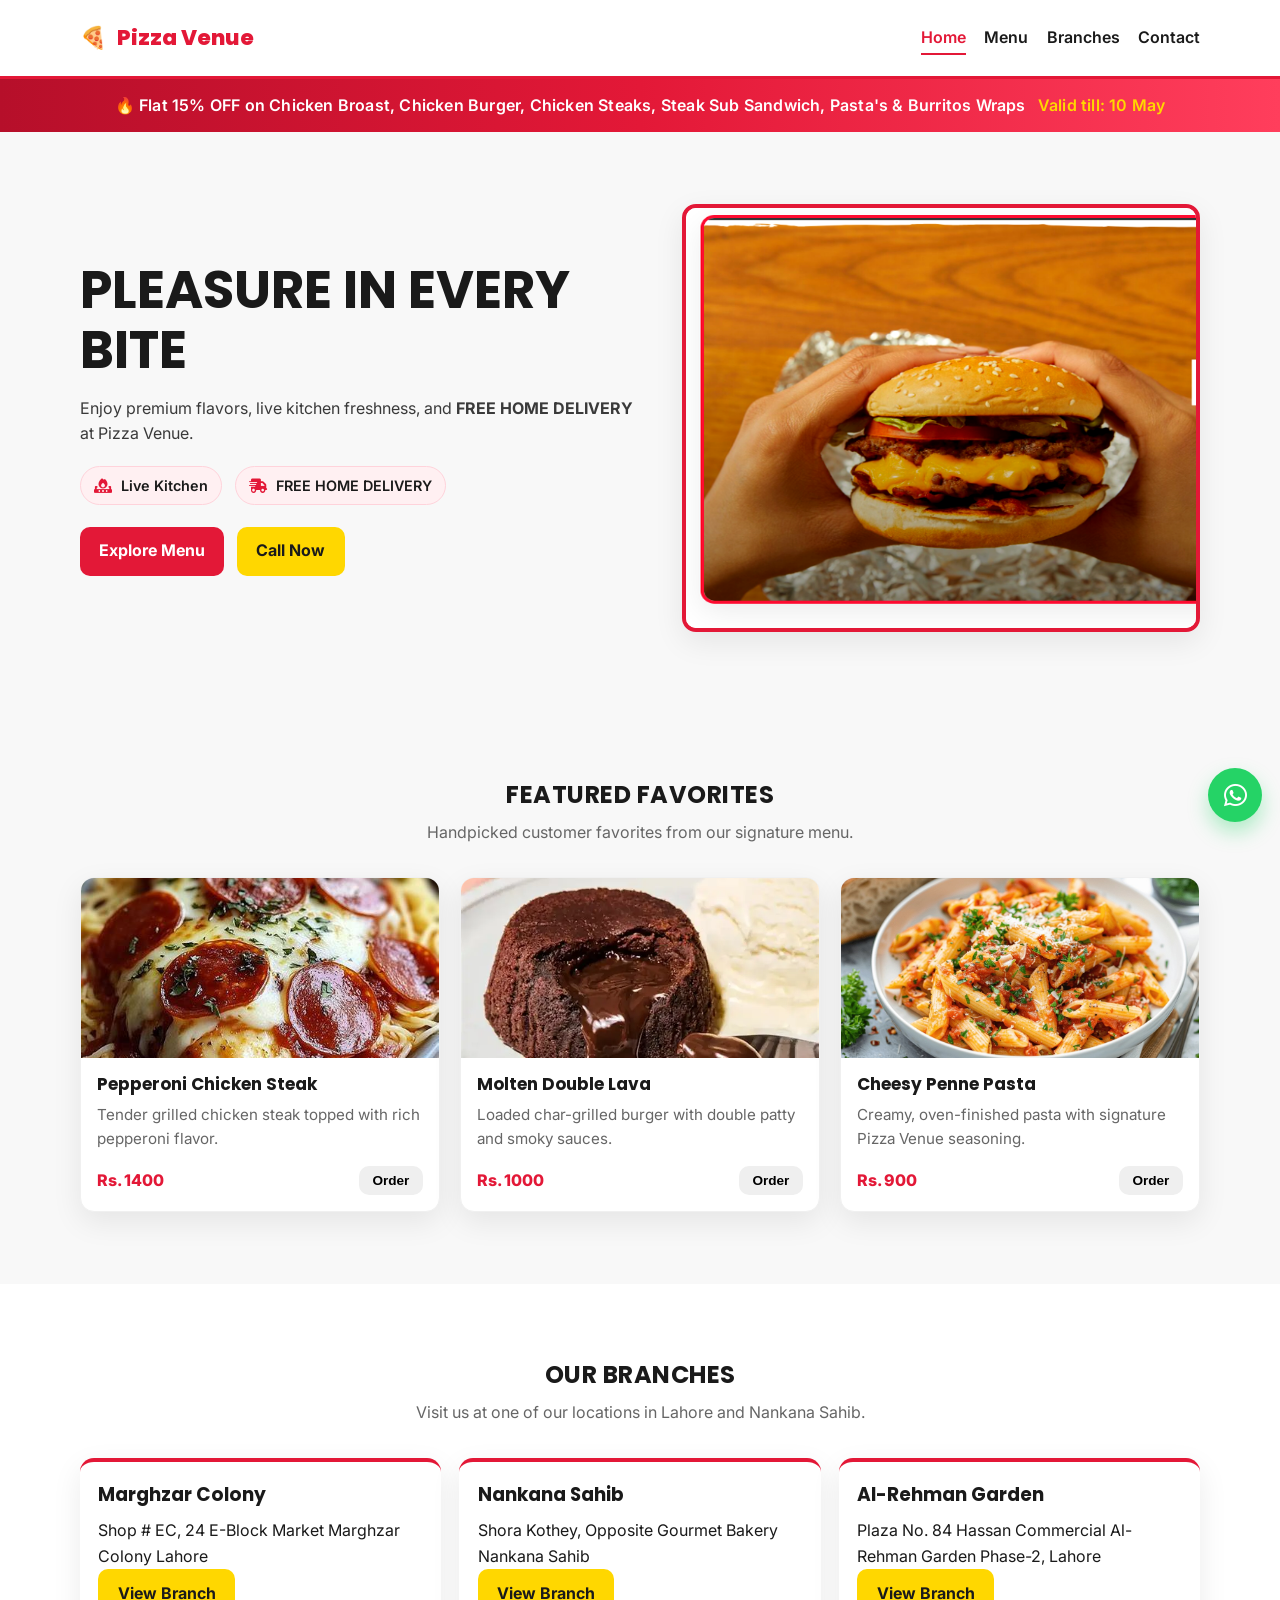
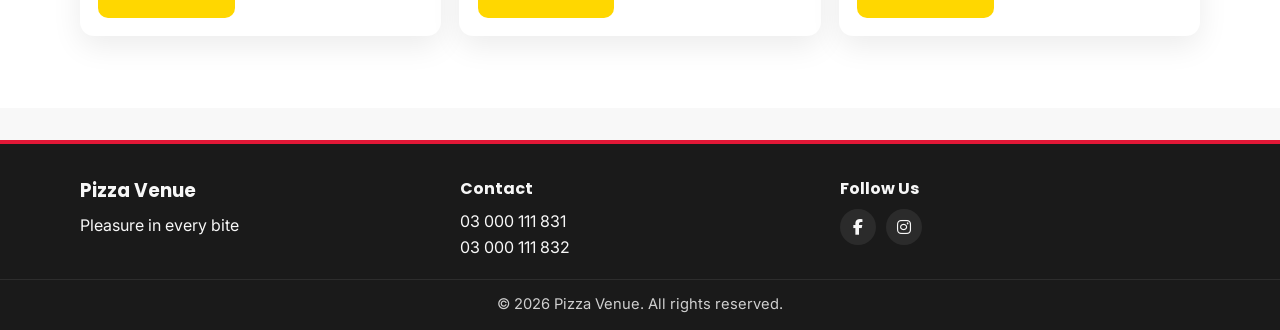
<file: index.html>
<!DOCTYPE html>
<html lang="en">
<head>
  <meta charset="UTF-8">
  <meta name="viewport" content="width=device-width, initial-scale=1.0">
  <meta name="description" content="Pizza Venue - Pleasure in every bite. Live kitchen and free home delivery.">
  <title>Pizza Venue | Home</title>
  <link rel="preconnect" href="https://fonts.googleapis.com">
  <link rel="preconnect" href="https://fonts.gstatic.com" crossorigin>
  <link href="https://fonts.googleapis.com/css2?family=Inter:wght@400;500;600;700&family=Poppins:wght@500;600;700;800&display=swap" rel="stylesheet">
  <link rel="stylesheet" href="https://cdnjs.cloudflare.com/ajax/libs/font-awesome/6.5.2/css/all.min.css">
  <link rel="stylesheet" href="css/style.css">
</head>
<body>
  <header class="site-header">
    <nav class="navbar container">
      <a href="index.html" class="logo">
        <span class="logo-mark">🍕</span> Pizza Venue
      </a>
      <button class="menu-toggle" aria-label="Toggle Menu">
        <i class="fa-solid fa-bars"></i>
      </button>
      <ul class="nav-links">
        <li><a href="index.html" class="nav-link">Home</a></li>
        <li><a href="menu.html" class="nav-link">Menu</a></li>
        <li><a href="branches.html" class="nav-link">Branches</a></li>
        <li><a href="branches.html#contact" class="nav-link">Contact</a></li>
      </ul>
    </nav>
  </header>

  <section class="promo-banner">
    <div class="container">
      <p>
        🔥 Flat 15% OFF on Chicken Broast, Chicken Burger, Chicken Steaks, Steak Sub Sandwich, Pasta's &amp; Burritos Wraps
        <span>Valid till: 10 May</span>
      </p>
    </div>
  </section>

  <main>
    <section class="hero section">
      <div class="container hero-grid">
        <div class="hero-content">
          <h1>Pleasure in every bite</h1>
          <p>Enjoy premium flavors, live kitchen freshness, and <strong>FREE HOME DELIVERY</strong> at Pizza Venue.</p>
          <div class="hero-features">
            <span><i class="fa-solid fa-fire-burner"></i> Live Kitchen</span>
            <span><i class="fa-solid fa-truck-fast"></i> FREE HOME DELIVERY</span>
          </div>
          <div class="hero-cta">
            <a href="menu.html" class="btn btn-primary">Explore Menu</a>
            <a href="tel:03000111831" class="btn btn-secondary">Call Now</a>
          </div>
        </div>
        <div class="hero-visual card">
          <img class="hero-featured-img" src="images/featured-burger.png" alt="Pizza Venue Featured Burger">
        </div>
      </div>
    </section>

    <section class="section">
      <div class="container">
        <div class="section-title">
          <h2>Featured Favorites</h2>
          <p>Handpicked customer favorites from our signature menu.</p>
        </div>
        <div class="menu-grid">
          <article class="menu-card">
            <img src="images/steak-real.png" alt="Pepperoni Chicken Steak">
            <div class="menu-card-content">
              <h3>Pepperoni Chicken Steak</h3>
              <p>Tender grilled chicken steak topped with rich pepperoni flavor.</p>
              <div class="menu-meta">
                <span>Rs. 1400</span>
                <button class="btn btn-small order-btn">Order</button>
              </div>
            </div>
          </article>
          <article class="menu-card">
            <img src="images/molten-double-lava.png" alt="Molten Double Lava Burger">
            <div class="menu-card-content">
              <h3>Molten Double Lava</h3>
              <p>Loaded char-grilled burger with double patty and smoky sauces.</p>
              <div class="menu-meta">
                <span>Rs. 1000</span>
                <button class="btn btn-small order-btn">Order</button>
              </div>
            </div>
          </article>
          <article class="menu-card">
            <img src="images/cheesy-penne-pasta.png" alt="Cheesy Penne Pasta">
            <div class="menu-card-content">
              <h3>Cheesy Penne Pasta</h3>
              <p>Creamy, oven-finished pasta with signature Pizza Venue seasoning.</p>
              <div class="menu-meta">
                <span>Rs. 900</span>
                <button class="btn btn-small order-btn">Order</button>
              </div>
            </div>
          </article>
        </div>
      </div>
    </section>

    <section class="section section-alt">
      <div class="container">
        <div class="section-title">
          <h2>Our Branches</h2>
          <p>Visit us at one of our locations in Lahore and Nankana Sahib.</p>
        </div>
        <div class="branch-preview-grid">
          <article class="card branch-preview-card">
            <h3>Marghzar Colony</h3>
            <p>Shop # EC, 24 E-Block Market Marghzar Colony Lahore</p>
            <a href="branches.html" class="btn btn-secondary">View Branch</a>
          </article>
          <article class="card branch-preview-card">
            <h3>Nankana Sahib</h3>
            <p>Shora Kothey, Opposite Gourmet Bakery Nankana Sahib</p>
            <a href="branches.html" class="btn btn-secondary">View Branch</a>
          </article>
          <article class="card branch-preview-card">
            <h3>Al-Rehman Garden</h3>
            <p>Plaza No. 84 Hassan Commercial Al-Rehman Garden Phase-2, Lahore</p>
            <a href="branches.html" class="btn btn-secondary">View Branch</a>
          </article>
        </div>
      </div>
    </section>
  </main>

  <footer class="site-footer">
    <div class="container footer-grid">
      <div>
        <h3>Pizza Venue</h3>
        <p>Pleasure in every bite</p>
      </div>
      <div>
        <h4>Contact</h4>
        <p><a href="tel:03000111831">03 000 111 831</a></p>
        <p><a href="tel:03000111832">03 000 111 832</a></p>
      </div>
      <div>
        <h4>Follow Us</h4>
        <div class="social-links">
          <a href="https://www.facebook.com/PizzaVenueLahore/" target="_blank" rel="noopener noreferrer" aria-label="Facebook"><i class="fa-brands fa-facebook-f"></i></a>
          <a href="https://www.instagram.com/pizzavenuelahore/" target="_blank" rel="noopener noreferrer" aria-label="Instagram"><i class="fa-brands fa-instagram"></i></a>
        </div>
      </div>
    </div>
    <p class="copyright">© 2026 Pizza Venue. All rights reserved.</p>
  </footer>

  <a class="whatsapp-float" href="https://wa.me/923000111831" target="_blank" rel="noopener noreferrer" aria-label="Chat on WhatsApp">
    <i class="fa-brands fa-whatsapp"></i>
  </a>
  <button id="backToTop" class="back-to-top" aria-label="Back to top"><i class="fa-solid fa-arrow-up"></i></button>

  <script src="js/main.js"></script>
</body>
</html>
</file>
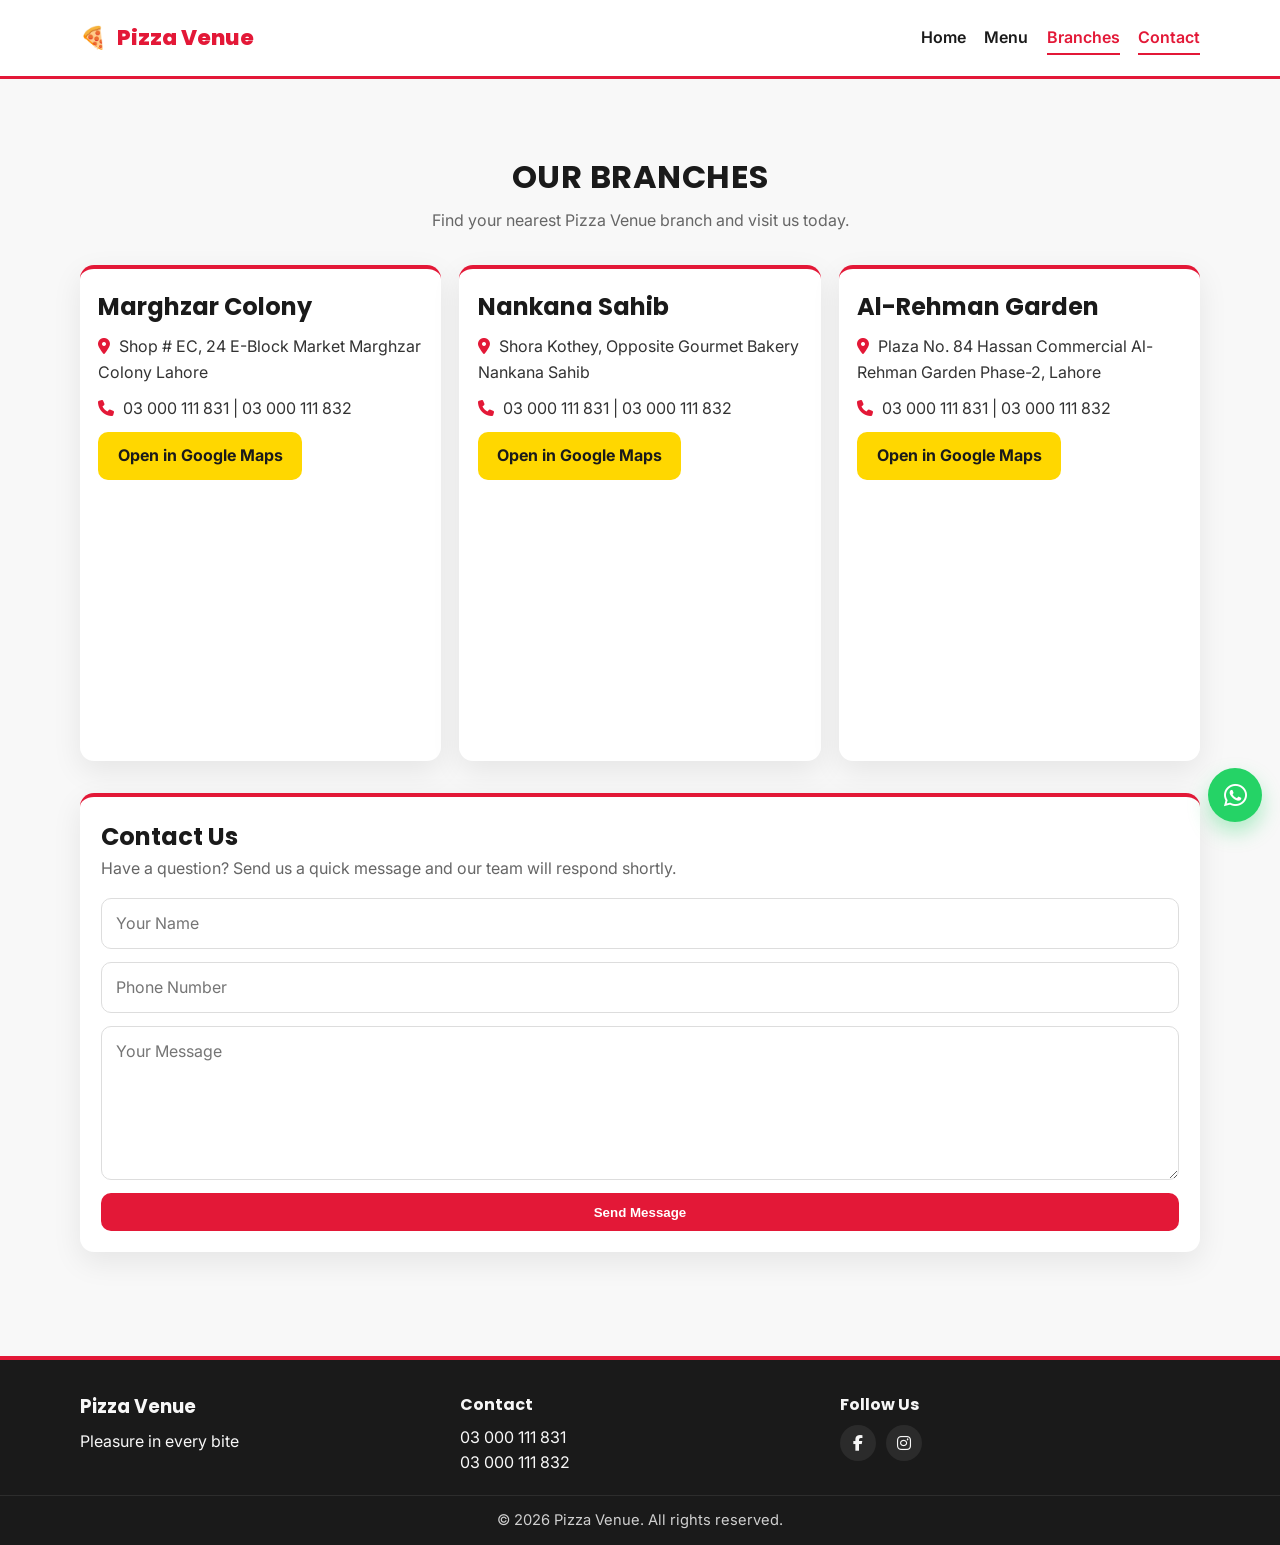
<file: branches.html>
<!DOCTYPE html>
<html lang="en">
<head>
  <meta charset="UTF-8">
  <meta name="viewport" content="width=device-width, initial-scale=1.0">
  <meta name="description" content="Pizza Venue branches in Marghzar Colony, Nankana Sahib and Al-Rehman Garden.">
  <title>Pizza Venue | Branches</title>
  <link rel="preconnect" href="https://fonts.googleapis.com">
  <link rel="preconnect" href="https://fonts.gstatic.com" crossorigin>
  <link href="https://fonts.googleapis.com/css2?family=Inter:wght@400;500;600;700&family=Poppins:wght@500;600;700;800&display=swap" rel="stylesheet">
  <link rel="stylesheet" href="https://cdnjs.cloudflare.com/ajax/libs/font-awesome/6.5.2/css/all.min.css">
  <link rel="stylesheet" href="css/style.css">
</head>
<body>
  <header class="site-header">
    <nav class="navbar container">
      <a href="index.html" class="logo"><span class="logo-mark">🍕</span> Pizza Venue</a>
      <button class="menu-toggle" aria-label="Toggle Menu"><i class="fa-solid fa-bars"></i></button>
      <ul class="nav-links">
        <li><a href="index.html" class="nav-link">Home</a></li>
        <li><a href="menu.html" class="nav-link">Menu</a></li>
        <li><a href="branches.html" class="nav-link">Branches</a></li>
        <li><a href="#contact" class="nav-link">Contact</a></li>
      </ul>
    </nav>
  </header>

  <main class="section">
    <div class="container">
      <div class="section-title">
        <h1>Our Branches</h1>
        <p>Find your nearest Pizza Venue branch and visit us today.</p>
      </div>

      <div class="branch-grid">
        <article class="branch-card card">
          <h2>Marghzar Colony</h2>
          <p><i class="fa-solid fa-location-dot"></i> Shop # EC, 24 E-Block Market Marghzar Colony Lahore</p>
          <p><i class="fa-solid fa-phone"></i> <a href="tel:03000111831">03 000 111 831</a> | <a href="tel:03000111832">03 000 111 832</a></p>
          <a class="btn btn-secondary" href="https://maps.google.com/?q=Marghzar+Colony+Lahore+E+Block+Market" target="_blank" rel="noopener noreferrer">Open in Google Maps</a>
          <iframe src="https://maps.google.com/maps?q=Marghzar%20Colony%20Lahore%20E%20Block%20Market&t=&z=13&ie=UTF8&iwloc=&output=embed" loading="lazy" allowfullscreen title="Marghzar Colony Map"></iframe>
        </article>

        <article class="branch-card card">
          <h2>Nankana Sahib</h2>
          <p><i class="fa-solid fa-location-dot"></i> Shora Kothey, Opposite Gourmet Bakery Nankana Sahib</p>
          <p><i class="fa-solid fa-phone"></i> <a href="tel:03000111831">03 000 111 831</a> | <a href="tel:03000111832">03 000 111 832</a></p>
          <a class="btn btn-secondary" href="https://maps.google.com/?q=Shora+Kothey+Opposite+Gourmet+Bakery+Nankana+Sahib" target="_blank" rel="noopener noreferrer">Open in Google Maps</a>
          <iframe src="https://maps.google.com/maps?q=Shora%20Kothey%20Opposite%20Gourmet%20Bakery%20Nankana%20Sahib&t=&z=13&ie=UTF8&iwloc=&output=embed" loading="lazy" allowfullscreen title="Nankana Sahib Map"></iframe>
        </article>

        <article class="branch-card card">
          <h2>Al-Rehman Garden</h2>
          <p><i class="fa-solid fa-location-dot"></i> Plaza No. 84 Hassan Commercial Al-Rehman Garden Phase-2, Lahore</p>
          <p><i class="fa-solid fa-phone"></i> <a href="tel:03000111831">03 000 111 831</a> | <a href="tel:03000111832">03 000 111 832</a></p>
          <a class="btn btn-secondary" href="https://maps.google.com/?q=Al-Rehman+Garden+Phase+2+Lahore+Plaza+84" target="_blank" rel="noopener noreferrer">Open in Google Maps</a>
          <iframe src="https://maps.google.com/maps?q=Al-Rehman%20Garden%20Phase%202%20Lahore%20Plaza%2084&t=&z=13&ie=UTF8&iwloc=&output=embed" loading="lazy" allowfullscreen title="Al-Rehman Garden Map"></iframe>
        </article>
      </div>

      <section id="contact" class="contact-section card">
        <h2>Contact Us</h2>
        <p>Have a question? Send us a quick message and our team will respond shortly.</p>
        <form id="contactForm" class="contact-form">
          <input type="text" name="name" placeholder="Your Name" required>
          <input type="tel" name="phone" placeholder="Phone Number" required>
          <textarea name="message" rows="5" placeholder="Your Message" required></textarea>
          <button type="submit" class="btn btn-primary">Send Message</button>
        </form>
      </section>
    </div>
  </main>

  <footer class="site-footer">
    <div class="container footer-grid">
      <div><h3>Pizza Venue</h3><p>Pleasure in every bite</p></div>
      <div><h4>Contact</h4><p><a href="tel:03000111831">03 000 111 831</a></p><p><a href="tel:03000111832">03 000 111 832</a></p></div>
      <div>
        <h4>Follow Us</h4>
        <div class="social-links">
          <a href="https://www.facebook.com/PizzaVenueLahore/" target="_blank" rel="noopener noreferrer"><i class="fa-brands fa-facebook-f"></i></a>
          <a href="https://www.instagram.com/pizzavenuelahore/" target="_blank" rel="noopener noreferrer"><i class="fa-brands fa-instagram"></i></a>
        </div>
      </div>
    </div>
    <p class="copyright">© 2026 Pizza Venue. All rights reserved.</p>
  </footer>

  <a class="whatsapp-float" href="https://wa.me/923000111831" target="_blank" rel="noopener noreferrer" aria-label="Chat on WhatsApp"><i class="fa-brands fa-whatsapp"></i></a>
  <button id="backToTop" class="back-to-top" aria-label="Back to top"><i class="fa-solid fa-arrow-up"></i></button>

  <script src="js/main.js"></script>
</body>
</html>
</file>
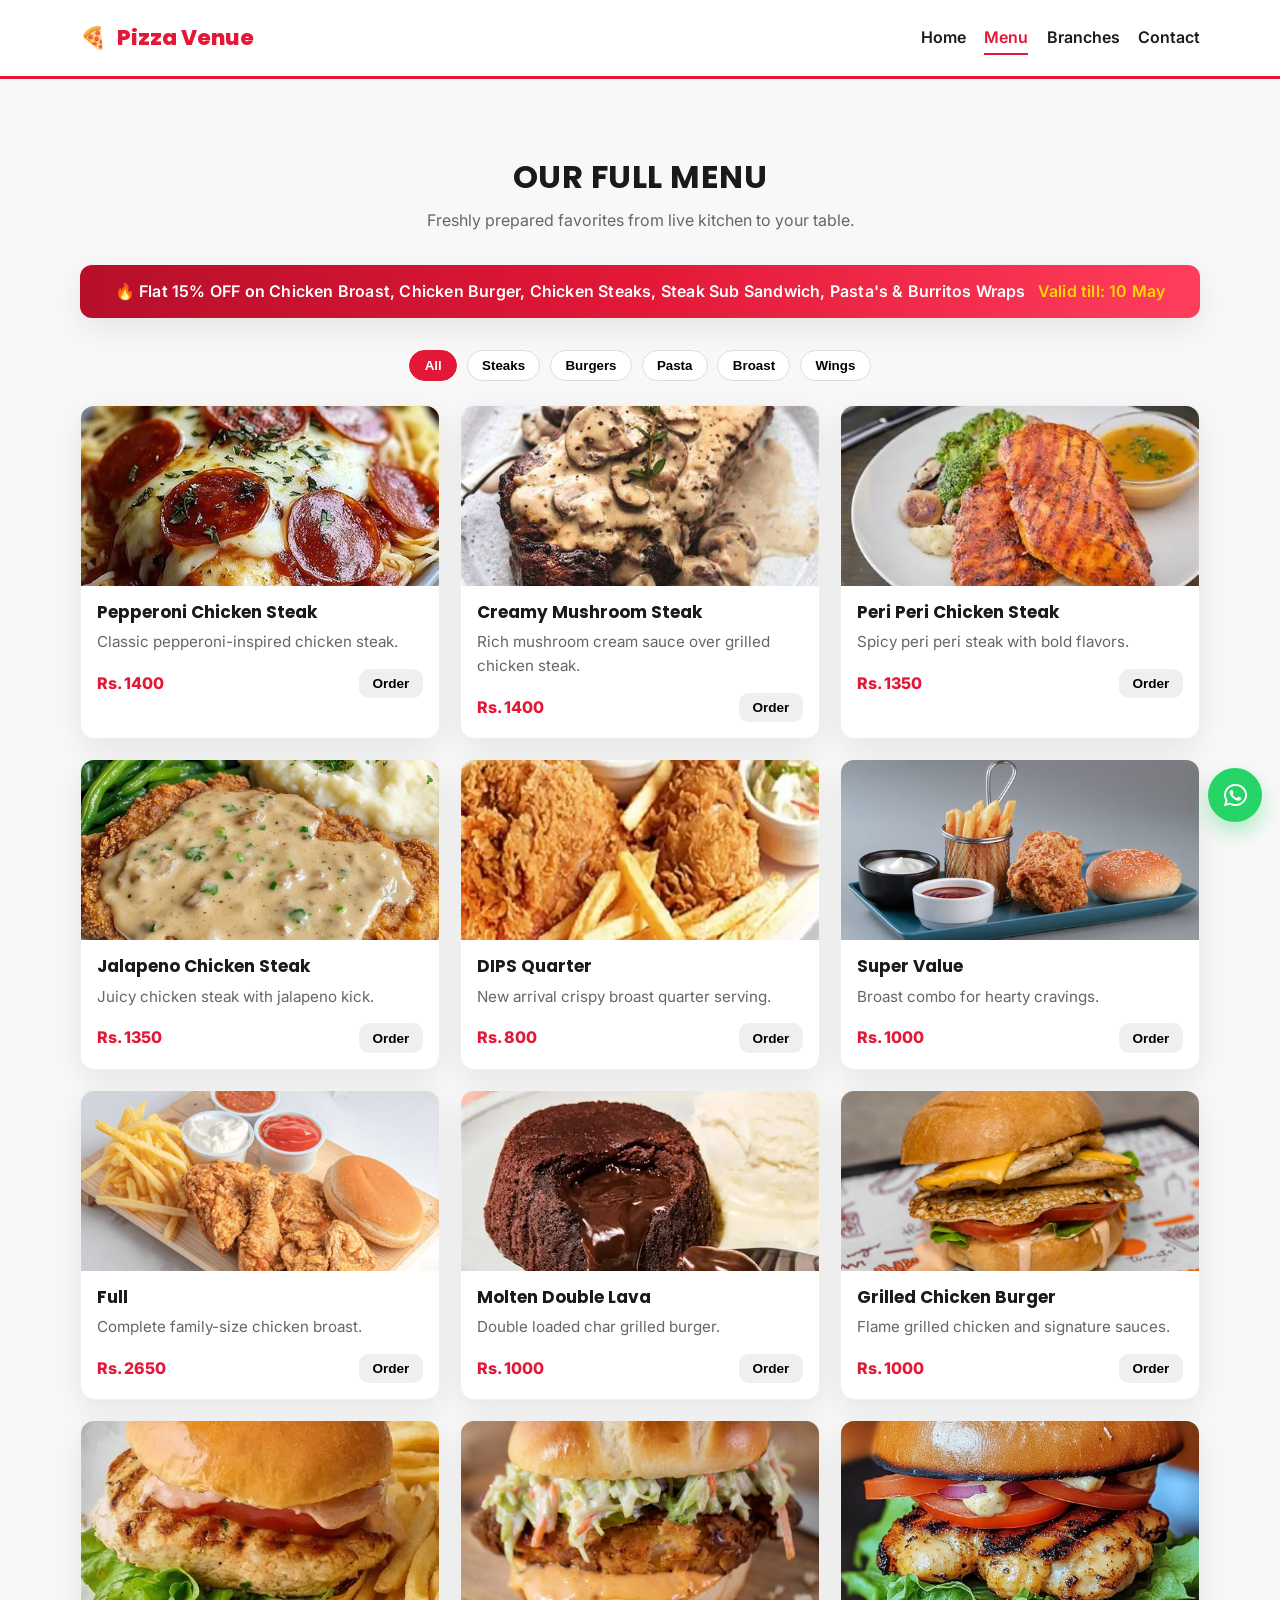
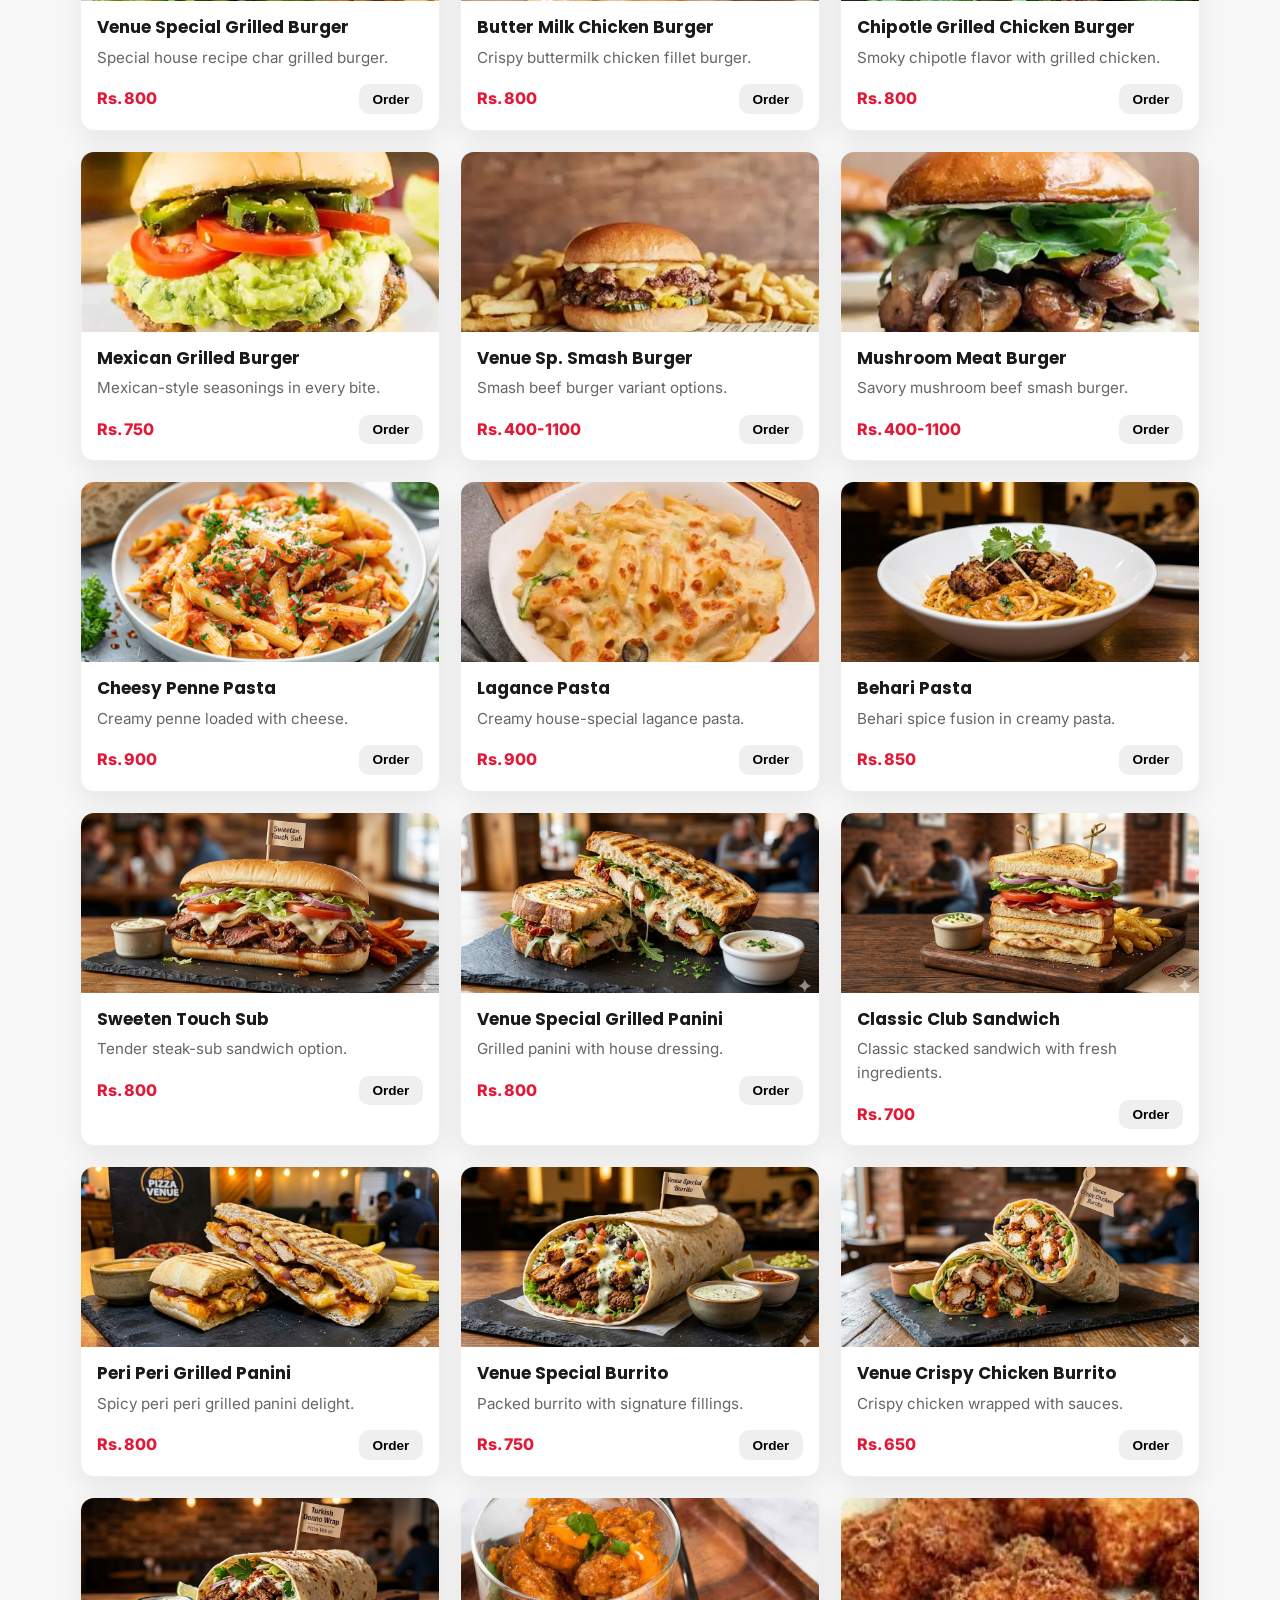
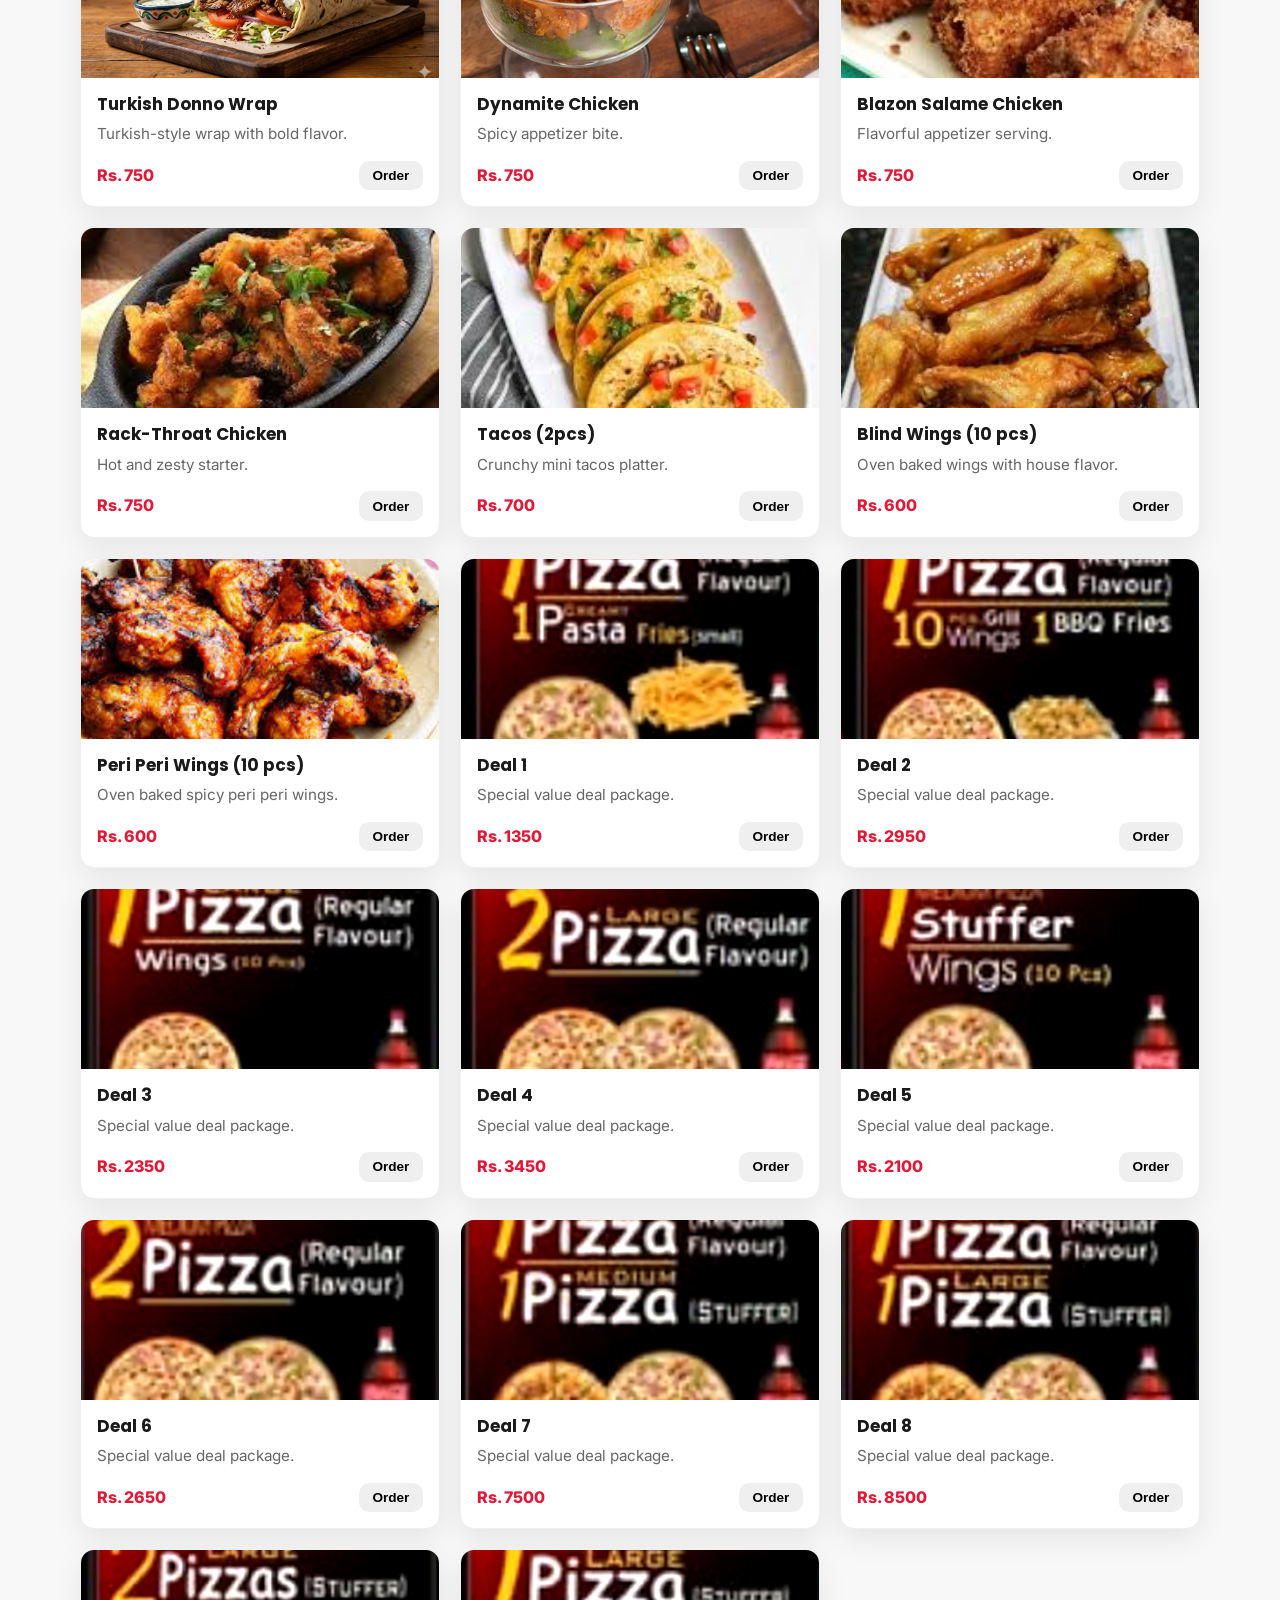
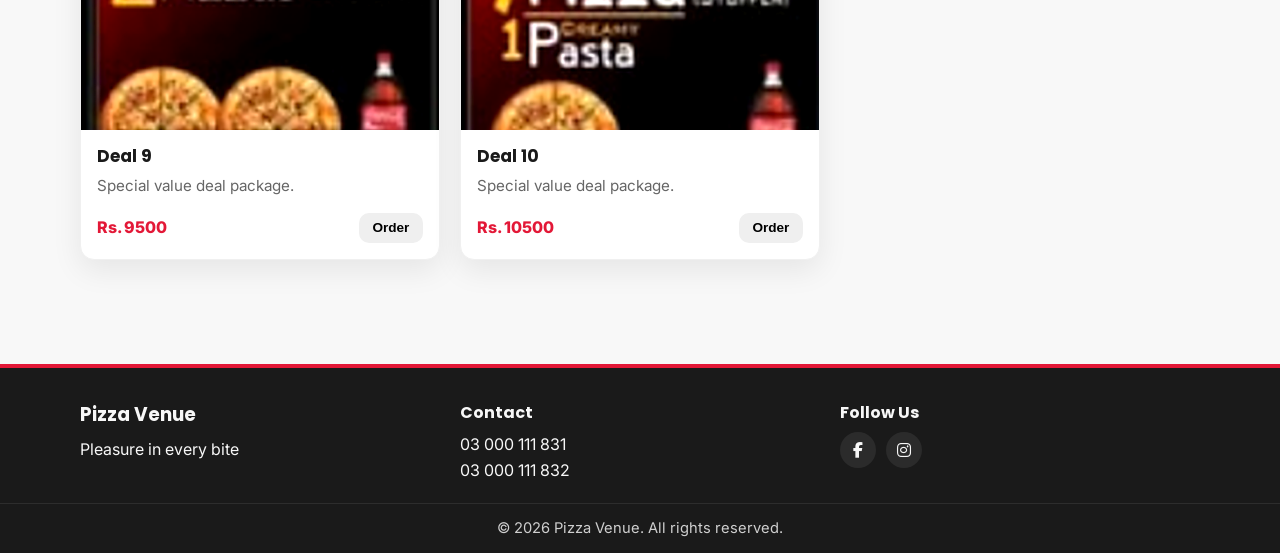
<file: menu.html>
<!DOCTYPE html>
<html lang="en">
<head>
  <meta charset="UTF-8">
  <meta name="viewport" content="width=device-width, initial-scale=1.0">
  <meta name="description" content="Pizza Venue complete menu with steaks, broast, burgers, pasta, wings, wraps and deals.">
  <title>Pizza Venue | Menu</title>
  <link rel="preconnect" href="https://fonts.googleapis.com">
  <link rel="preconnect" href="https://fonts.gstatic.com" crossorigin>
  <link href="https://fonts.googleapis.com/css2?family=Inter:wght@400;500;600;700&family=Poppins:wght@500;600;700;800&display=swap" rel="stylesheet">
  <link rel="stylesheet" href="https://cdnjs.cloudflare.com/ajax/libs/font-awesome/6.5.2/css/all.min.css">
  <link rel="stylesheet" href="css/style.css">
</head>
<body>
  <header class="site-header">
    <nav class="navbar container">
      <a href="index.html" class="logo"><span class="logo-mark">🍕</span> Pizza Venue</a>
      <button class="menu-toggle" aria-label="Toggle Menu"><i class="fa-solid fa-bars"></i></button>
      <ul class="nav-links">
        <li><a href="index.html" class="nav-link">Home</a></li>
        <li><a href="menu.html" class="nav-link">Menu</a></li>
        <li><a href="branches.html" class="nav-link">Branches</a></li>
        <li><a href="branches.html#contact" class="nav-link">Contact</a></li>
      </ul>
    </nav>
  </header>

  <main class="section">
    <div class="container">
      <div class="section-title">
        <h1>Our Full Menu</h1>
        <p>Freshly prepared favorites from live kitchen to your table.</p>
      </div>

      <section class="promo-banner promo-inline">
        <p>
          🔥 Flat 15% OFF on Chicken Broast, Chicken Burger, Chicken Steaks, Steak Sub Sandwich, Pasta's &amp; Burritos Wraps
          <span>Valid till: 10 May</span>
        </p>
      </section>

      <div class="filter-controls">
        <button class="filter-btn active" data-filter="all">All</button>
        <button class="filter-btn" data-filter="steaks">Steaks</button>
        <button class="filter-btn" data-filter="burgers">Burgers</button>
        <button class="filter-btn" data-filter="pasta">Pasta</button>
        <button class="filter-btn" data-filter="broast">Broast</button>
        <button class="filter-btn" data-filter="wings">Wings</button>
      </div>

      <div class="menu-grid">
        <article class="menu-card filter-item" data-category="steaks"><div class="menu-card-content"><h3>Pepperoni Chicken Steak</h3><p>Classic pepperoni-inspired chicken steak.</p><div class="menu-meta"><span>Rs. 1400</span><button class="btn btn-small order-btn">Order</button></div></div></article>
        <article class="menu-card filter-item" data-category="steaks"><div class="menu-card-content"><h3>Creamy Mushroom Steak</h3><p>Rich mushroom cream sauce over grilled chicken steak.</p><div class="menu-meta"><span>Rs. 1400</span><button class="btn btn-small order-btn">Order</button></div></div></article>
        <article class="menu-card filter-item" data-category="steaks"><div class="menu-card-content"><h3>Peri Peri Chicken Steak</h3><p>Spicy peri peri steak with bold flavors.</p><div class="menu-meta"><span>Rs. 1350</span><button class="btn btn-small order-btn">Order</button></div></div></article>
        <article class="menu-card filter-item" data-category="steaks"><div class="menu-card-content"><h3>Jalapeno Chicken Steak</h3><p>Juicy chicken steak with jalapeno kick.</p><div class="menu-meta"><span>Rs. 1350</span><button class="btn btn-small order-btn">Order</button></div></div></article>

        <article class="menu-card filter-item" data-category="broast"><div class="menu-card-content"><h3>DIPS Quarter</h3><p>New arrival crispy broast quarter serving.</p><div class="menu-meta"><span>Rs. 800</span><button class="btn btn-small order-btn">Order</button></div></div></article>
        <article class="menu-card filter-item" data-category="broast"><div class="menu-card-content"><h3>Super Value</h3><p>Broast combo for hearty cravings.</p><div class="menu-meta"><span>Rs. 1000</span><button class="btn btn-small order-btn">Order</button></div></div></article>
        <article class="menu-card filter-item" data-category="broast"><div class="menu-card-content"><h3>Full</h3><p>Complete family-size chicken broast.</p><div class="menu-meta"><span>Rs. 2650</span><button class="btn btn-small order-btn">Order</button></div></div></article>

        <article class="menu-card filter-item" data-category="burgers"><div class="menu-card-content"><h3>Molten Double Lava</h3><p>Double loaded char grilled burger.</p><div class="menu-meta"><span>Rs. 1000</span><button class="btn btn-small order-btn">Order</button></div></div></article>
        <article class="menu-card filter-item" data-category="burgers"><div class="menu-card-content"><h3>Grilled Chicken Burger</h3><p>Flame grilled chicken and signature sauces.</p><div class="menu-meta"><span>Rs. 1000</span><button class="btn btn-small order-btn">Order</button></div></div></article>
        <article class="menu-card filter-item" data-category="burgers"><div class="menu-card-content"><h3>Venue Special Grilled Burger</h3><p>Special house recipe char grilled burger.</p><div class="menu-meta"><span>Rs. 800</span><button class="btn btn-small order-btn">Order</button></div></div></article>
        <article class="menu-card filter-item" data-category="burgers"><div class="menu-card-content"><h3>Butter Milk Chicken Burger</h3><p>Crispy buttermilk chicken fillet burger.</p><div class="menu-meta"><span>Rs. 800</span><button class="btn btn-small order-btn">Order</button></div></div></article>
        <article class="menu-card filter-item" data-category="burgers"><div class="menu-card-content"><h3>Chipotle Grilled Chicken Burger</h3><p>Smoky chipotle flavor with grilled chicken.</p><div class="menu-meta"><span>Rs. 800</span><button class="btn btn-small order-btn">Order</button></div></div></article>
        <article class="menu-card filter-item" data-category="burgers"><div class="menu-card-content"><h3>Mexican Grilled Burger</h3><p>Mexican-style seasonings in every bite.</p><div class="menu-meta"><span>Rs. 750</span><button class="btn btn-small order-btn">Order</button></div></div></article>
        <article class="menu-card filter-item" data-category="burgers"><div class="menu-card-content"><h3>Venue Sp. Smash Burger</h3><p>Smash beef burger variant options.</p><div class="menu-meta"><span>Rs. 400-1100</span><button class="btn btn-small order-btn">Order</button></div></div></article>
        <article class="menu-card filter-item" data-category="burgers"><div class="menu-card-content"><h3>Mushroom Meat Burger</h3><p>Savory mushroom beef smash burger.</p><div class="menu-meta"><span>Rs. 400-1100</span><button class="btn btn-small order-btn">Order</button></div></div></article>

        <article class="menu-card filter-item" data-category="pasta"><div class="menu-card-content"><h3>Cheesy Penne Pasta</h3><p>Creamy penne loaded with cheese.</p><div class="menu-meta"><span>Rs. 900</span><button class="btn btn-small order-btn">Order</button></div></div></article>
        <article class="menu-card filter-item" data-category="pasta"><div class="menu-card-content"><h3>Lagance Pasta</h3><p>Creamy house-special lagance pasta.</p><div class="menu-meta"><span>Rs. 900</span><button class="btn btn-small order-btn">Order</button></div></div></article>
        <article class="menu-card filter-item" data-category="pasta"><div class="menu-card-content"><h3>Behari Pasta</h3><p>Behari spice fusion in creamy pasta.</p><div class="menu-meta"><span>Rs. 850</span><button class="btn btn-small order-btn">Order</button></div></div></article>

        <article class="menu-card filter-item" data-category="other"><div class="menu-card-content"><h3>Sweeten Touch Sub</h3><p>Tender steak-sub sandwich option.</p><div class="menu-meta"><span>Rs. 800</span><button class="btn btn-small order-btn">Order</button></div></div></article>
        <article class="menu-card filter-item" data-category="other"><div class="menu-card-content"><h3>Venue Special Grilled Panini</h3><p>Grilled panini with house dressing.</p><div class="menu-meta"><span>Rs. 800</span><button class="btn btn-small order-btn">Order</button></div></div></article>
        <article class="menu-card filter-item" data-category="other"><div class="menu-card-content"><h3>Classic Club Sandwich</h3><p>Classic stacked sandwich with fresh ingredients.</p><div class="menu-meta"><span>Rs. 700</span><button class="btn btn-small order-btn">Order</button></div></div></article>
        <article class="menu-card filter-item" data-category="other"><div class="menu-card-content"><h3>Peri Peri Grilled Panini</h3><p>Spicy peri peri grilled panini delight.</p><div class="menu-meta"><span>Rs. 800</span><button class="btn btn-small order-btn">Order</button></div></div></article>

        <article class="menu-card filter-item" data-category="other"><div class="menu-card-content"><h3>Venue Special Burrito</h3><p>Packed burrito with signature fillings.</p><div class="menu-meta"><span>Rs. 750</span><button class="btn btn-small order-btn">Order</button></div></div></article>
        <article class="menu-card filter-item" data-category="other"><div class="menu-card-content"><h3>Venue Crispy Chicken Burrito</h3><p>Crispy chicken wrapped with sauces.</p><div class="menu-meta"><span>Rs. 650</span><button class="btn btn-small order-btn">Order</button></div></div></article>
        <article class="menu-card filter-item" data-category="other"><div class="menu-card-content"><h3>Turkish Donno Wrap</h3><p>Turkish-style wrap with bold flavor.</p><div class="menu-meta"><span>Rs. 750</span><button class="btn btn-small order-btn">Order</button></div></div></article>

        <article class="menu-card filter-item" data-category="other"><div class="menu-card-content"><h3>Dynamite Chicken</h3><p>Spicy appetizer bite.</p><div class="menu-meta"><span>Rs. 750</span><button class="btn btn-small order-btn">Order</button></div></div></article>
        <article class="menu-card filter-item" data-category="other"><div class="menu-card-content"><h3>Blazon Salame Chicken</h3><p>Flavorful appetizer serving.</p><div class="menu-meta"><span>Rs. 750</span><button class="btn btn-small order-btn">Order</button></div></div></article>
        <article class="menu-card filter-item" data-category="other"><div class="menu-card-content"><h3>Rack-Throat Chicken</h3><p>Hot and zesty starter.</p><div class="menu-meta"><span>Rs. 750</span><button class="btn btn-small order-btn">Order</button></div></div></article>
        <article class="menu-card filter-item" data-category="other"><div class="menu-card-content"><h3>Tacos (2pcs)</h3><p>Crunchy mini tacos platter.</p><div class="menu-meta"><span>Rs. 700</span><button class="btn btn-small order-btn">Order</button></div></div></article>

        <article class="menu-card filter-item" data-category="wings"><div class="menu-card-content"><h3>Blind Wings (10 pcs)</h3><p>Oven baked wings with house flavor.</p><div class="menu-meta"><span>Rs. 600</span><button class="btn btn-small order-btn">Order</button></div></div></article>
        <article class="menu-card filter-item" data-category="wings"><div class="menu-card-content"><h3>Peri Peri Wings (10 pcs)</h3><p>Oven baked spicy peri peri wings.</p><div class="menu-meta"><span>Rs. 600</span><button class="btn btn-small order-btn">Order</button></div></div></article>

        <article class="menu-card filter-item" data-category="other"><div class="menu-card-content"><h3>Deal 1</h3><p>Special value deal package.</p><div class="menu-meta"><span>Rs. 1350</span><button class="btn btn-small order-btn">Order</button></div></div></article>
        <article class="menu-card filter-item" data-category="other"><div class="menu-card-content"><h3>Deal 2</h3><p>Special value deal package.</p><div class="menu-meta"><span>Rs. 2950</span><button class="btn btn-small order-btn">Order</button></div></div></article>
        <article class="menu-card filter-item" data-category="other"><div class="menu-card-content"><h3>Deal 3</h3><p>Special value deal package.</p><div class="menu-meta"><span>Rs. 2350</span><button class="btn btn-small order-btn">Order</button></div></div></article>
        <article class="menu-card filter-item" data-category="other"><div class="menu-card-content"><h3>Deal 4</h3><p>Special value deal package.</p><div class="menu-meta"><span>Rs. 3450</span><button class="btn btn-small order-btn">Order</button></div></div></article>
        <article class="menu-card filter-item" data-category="other"><div class="menu-card-content"><h3>Deal 5</h3><p>Special value deal package.</p><div class="menu-meta"><span>Rs. 2100</span><button class="btn btn-small order-btn">Order</button></div></div></article>
        <article class="menu-card filter-item" data-category="other"><div class="menu-card-content"><h3>Deal 6</h3><p>Special value deal package.</p><div class="menu-meta"><span>Rs. 2650</span><button class="btn btn-small order-btn">Order</button></div></div></article>
        <article class="menu-card filter-item" data-category="other"><div class="menu-card-content"><h3>Deal 7</h3><p>Special value deal package.</p><div class="menu-meta"><span>Rs. 7500</span><button class="btn btn-small order-btn">Order</button></div></div></article>
        <article class="menu-card filter-item" data-category="other"><div class="menu-card-content"><h3>Deal 8</h3><p>Special value deal package.</p><div class="menu-meta"><span>Rs. 8500</span><button class="btn btn-small order-btn">Order</button></div></div></article>
        <article class="menu-card filter-item" data-category="other"><div class="menu-card-content"><h3>Deal 9</h3><p>Special value deal package.</p><div class="menu-meta"><span>Rs. 9500</span><button class="btn btn-small order-btn">Order</button></div></div></article>
        <article class="menu-card filter-item" data-category="other"><div class="menu-card-content"><h3>Deal 10</h3><p>Special value deal package.</p><div class="menu-meta"><span>Rs. 10500</span><button class="btn btn-small order-btn">Order</button></div></div></article>
      </div>
    </div>
  </main>

  <footer class="site-footer">
    <div class="container footer-grid">
      <div><h3>Pizza Venue</h3><p>Pleasure in every bite</p></div>
      <div><h4>Contact</h4><p><a href="tel:03000111831">03 000 111 831</a></p><p><a href="tel:03000111832">03 000 111 832</a></p></div>
      <div>
        <h4>Follow Us</h4>
        <div class="social-links">
          <a href="https://www.facebook.com/PizzaVenueLahore/" target="_blank" rel="noopener noreferrer"><i class="fa-brands fa-facebook-f"></i></a>
          <a href="https://www.instagram.com/pizzavenuelahore/" target="_blank" rel="noopener noreferrer"><i class="fa-brands fa-instagram"></i></a>
        </div>
      </div>
    </div>
    <p class="copyright">© 2026 Pizza Venue. All rights reserved.</p>
  </footer>

  <a class="whatsapp-float" href="https://wa.me/923000111831" target="_blank" rel="noopener noreferrer" aria-label="Chat on WhatsApp"><i class="fa-brands fa-whatsapp"></i></a>
  <button id="backToTop" class="back-to-top" aria-label="Back to top"><i class="fa-solid fa-arrow-up"></i></button>

  <script src="js/main.js"></script>
</body>
</html>
</file>
<file: css/style.css>
:root {
  --red: #e31837;
  --yellow: #ffd700;
  --dark: #1a1a1a;
  --light: #f8f8f8;
  --white: #ffffff;
  --muted: #666666;
  --radius: 14px;
  --shadow: 0 10px 30px rgba(0, 0, 0, 0.08);
}

* {
  box-sizing: border-box;
  margin: 0;
  padding: 0;
}

html {
  scroll-behavior: smooth;
}

body {
  font-family: "Inter", sans-serif;
  background: var(--light);
  color: var(--dark);
  line-height: 1.6;
  overflow-x: hidden;
}

img {
  max-width: 100%;
  display: block;
}

a {
  color: inherit;
  text-decoration: none;
}

.container {
  width: min(1120px, 92%);
  margin: 0 auto;
}

.section {
  padding: 4.5rem 0;
}

.section-alt {
  background: #fff;
}

.card {
  background: var(--white);
  border-radius: var(--radius);
  box-shadow: var(--shadow);
}

.site-header {
  position: sticky;
  top: 0;
  z-index: 1000;
  background: var(--white);
  border-bottom: 3px solid var(--red);
}

.navbar {
  min-height: 76px;
  display: flex;
  align-items: center;
  justify-content: space-between;
}

.logo {
  font-family: "Poppins", sans-serif;
  font-weight: 800;
  font-size: 1.35rem;
  color: var(--red);
}

.logo-mark {
  margin-right: 0.35rem;
}

.nav-links {
  list-style: none;
  display: flex;
  align-items: center;
  gap: 1.15rem;
}

.nav-link {
  font-weight: 600;
  position: relative;
  transition: color 0.2s ease;
}

.nav-link:hover,
.nav-link.active {
  color: var(--red);
}

.nav-link.active::after {
  content: "";
  position: absolute;
  left: 0;
  bottom: -8px;
  width: 100%;
  height: 2px;
  background: var(--red);
}

.menu-toggle {
  display: none;
  background: transparent;
  border: 0;
  font-size: 1.3rem;
  color: var(--dark);
  cursor: pointer;
}

.promo-banner {
  background: linear-gradient(90deg, #b60f2a, var(--red), #ff3e5c);
  color: var(--white);
  text-align: center;
  padding: 0.85rem 0;
  font-weight: 600;
  letter-spacing: 0.2px;
}

.promo-banner span {
  margin-left: 0.5rem;
  color: var(--yellow);
}

.promo-inline {
  border-radius: 12px;
  margin: 1rem 0 2rem;
  box-shadow: var(--shadow);
}

.hero-grid {
  display: grid;
  grid-template-columns: 1.1fr 1fr;
  gap: 2rem;
  align-items: center;
}

.hero-content h1 {
  font-family: "Poppins", sans-serif;
  font-size: clamp(2rem, 5vw, 3.25rem);
  line-height: 1.15;
  margin-bottom: 1rem;
  text-transform: uppercase;
}

.hero-content p {
  max-width: 560px;
  color: #3a3a3a;
  margin-bottom: 1.2rem;
}

.hero-features {
  display: flex;
  flex-wrap: wrap;
  gap: 0.8rem;
  margin-bottom: 1.35rem;
}

.hero-features span {
  background: #fff0f2;
  border: 1px solid #ffd3db;
  padding: 0.45rem 0.8rem;
  border-radius: 999px;
  font-weight: 600;
  font-size: 0.9rem;
}

.hero-features i {
  color: var(--red);
  margin-right: 0.35rem;
}

.hero-cta {
  display: flex;
  flex-wrap: wrap;
  gap: 0.8rem;
}

.hero-visual {
  overflow: hidden;
  border: 4px solid var(--red);
}

.hero-visual img {
  transition: transform 0.55s ease;
}

.hero-featured-img {
  width: 100%;
  height: 420px;
  object-fit: cover;
  object-position: center;
  filter: contrast(1.07) saturate(1.12);
}

.hero-visual:hover img {
  transform: scale(1.05);
}

.btn {
  display: inline-flex;
  align-items: center;
  justify-content: center;
  padding: 0.72rem 1.2rem;
  border-radius: 10px;
  border: 0;
  font-weight: 700;
  cursor: pointer;
  transition: transform 0.2s ease, box-shadow 0.2s ease, background 0.2s ease;
}

.btn:hover {
  transform: translateY(-2px);
}

.btn-primary {
  background: var(--red);
  color: var(--white);
}

.btn-primary:hover {
  box-shadow: 0 10px 20px rgba(227, 24, 55, 0.24);
}

.btn-secondary {
  background: var(--yellow);
  color: var(--dark);
}

.btn-secondary:hover {
  box-shadow: 0 10px 20px rgba(255, 215, 0, 0.25);
}

.btn-small {
  padding: 0.45rem 0.85rem;
  font-size: 0.85rem;
}

.section-title {
  text-align: center;
  margin-bottom: 2rem;
}

.section-title h1,
.section-title h2 {
  font-family: "Poppins", sans-serif;
  margin-bottom: 0.35rem;
  text-transform: uppercase;
  letter-spacing: 0.5px;
}

.section-title p {
  color: var(--muted);
}

.menu-grid {
  display: grid;
  grid-template-columns: repeat(3, 1fr);
  gap: 1.25rem;
}

.menu-card {
  background: var(--white);
  border-radius: var(--radius);
  overflow: hidden;
  box-shadow: var(--shadow);
  border: 1px solid #f0f0f0;
  transition: transform 0.25s ease, box-shadow 0.25s ease, border-color 0.25s ease;
}

.menu-card:hover {
  transform: translateY(-4px);
  box-shadow: 0 14px 35px rgba(0, 0, 0, 0.1);
  border-color: #ffc0ca;
}

.menu-card img {
  width: 100%;
  height: 180px;
  object-fit: cover;
}

.menu-card-content {
  padding: 1rem;
}

.menu-card h3 {
  font-family: "Poppins", sans-serif;
  font-size: 1.06rem;
  line-height: 1.25;
}

.menu-card p {
  color: var(--muted);
  font-size: 0.95rem;
  margin: 0.45rem 0 0.9rem;
}

.menu-meta {
  display: flex;
  align-items: center;
  justify-content: space-between;
  gap: 0.75rem;
}

.menu-meta span {
  color: var(--red);
  font-weight: 800;
}

.filter-controls {
  display: flex;
  flex-wrap: wrap;
  justify-content: center;
  gap: 0.6rem;
  margin-bottom: 1.5rem;
}

.filter-btn {
  border: 1px solid #ddd;
  border-radius: 999px;
  padding: 0.42rem 0.9rem;
  font-weight: 600;
  background: var(--white);
  cursor: pointer;
}

.filter-btn.active {
  background: var(--red);
  color: var(--white);
  border-color: var(--red);
}

.filter-item.is-hidden {
  display: none !important;
}

.branch-preview-grid,
.branch-grid {
  display: grid;
  grid-template-columns: repeat(3, 1fr);
  gap: 1.15rem;
}

.branch-preview-card,
.branch-card {
  padding: 1.15rem;
  border-top: 4px solid var(--red);
}

.branch-preview-card h3,
.branch-card h2 {
  font-family: "Poppins", sans-serif;
  margin-bottom: 0.5rem;
}

.branch-card p {
  margin-bottom: 0.65rem;
  color: #333;
}

.branch-card i {
  color: var(--red);
  margin-right: 0.3rem;
}

.branch-card iframe {
  width: 100%;
  height: 240px;
  border: 0;
  border-radius: 10px;
  margin-top: 0.9rem;
}

.contact-section {
  margin-top: 2rem;
  padding: 1.3rem;
  border-top: 4px solid var(--red);
}

.contact-section h2 {
  font-family: "Poppins", sans-serif;
}

.contact-section > p {
  color: var(--muted);
  margin-bottom: 1rem;
}

.contact-form {
  display: grid;
  gap: 0.8rem;
}

.contact-form input,
.contact-form textarea {
  width: 100%;
  border-radius: 10px;
  border: 1px solid #ddd;
  padding: 0.75rem 0.9rem;
  font: inherit;
}

.contact-form input:focus,
.contact-form textarea:focus {
  outline: 2px solid #ffb5c1;
  border-color: #ffb5c1;
}

.site-footer {
  background: var(--dark);
  color: #f7f7f7;
  margin-top: 2rem;
  padding-top: 2rem;
  border-top: 4px solid var(--red);
}

.footer-grid {
  display: grid;
  grid-template-columns: repeat(3, 1fr);
  gap: 1.25rem;
  padding-bottom: 1.2rem;
}

.site-footer h3,
.site-footer h4 {
  font-family: "Poppins", sans-serif;
  margin-bottom: 0.45rem;
}

.site-footer a:hover {
  color: var(--yellow);
}

.social-links {
  display: flex;
  gap: 0.65rem;
}

.social-links a {
  width: 36px;
  height: 36px;
  border-radius: 50%;
  display: inline-flex;
  align-items: center;
  justify-content: center;
  background: #2b2b2b;
}

.copyright {
  border-top: 1px solid #2d2d2d;
  text-align: center;
  padding: 0.8rem 0;
  color: #cfcfcf;
  font-size: 0.92rem;
}

.whatsapp-float {
  position: fixed;
  right: 18px;
  bottom: 78px;
  width: 54px;
  height: 54px;
  border-radius: 50%;
  background: #25d366;
  color: var(--white);
  display: inline-flex;
  align-items: center;
  justify-content: center;
  font-size: 1.65rem;
  box-shadow: 0 10px 20px rgba(37, 211, 102, 0.35);
  z-index: 1100;
}

.back-to-top {
  position: fixed;
  right: 18px;
  bottom: 18px;
  width: 45px;
  height: 45px;
  border-radius: 50%;
  border: 0;
  background: var(--red);
  color: var(--white);
  cursor: pointer;
  display: none;
  z-index: 1100;
}

.back-to-top.show {
  display: inline-flex;
  align-items: center;
  justify-content: center;
}

.reveal {
  opacity: 0;
  transform: translateY(22px);
  transition: opacity 0.55s ease, transform 0.55s ease;
}

.reveal.in-view {
  opacity: 1;
  transform: translateY(0);
}

@media (max-width: 992px) {
  .hero-grid,
  .menu-grid,
  .branch-preview-grid,
  .branch-grid,
  .footer-grid {
    grid-template-columns: repeat(2, 1fr);
  }
}

@media (max-width: 768px) {
  .menu-toggle {
    display: block;
  }

  .nav-links {
    position: absolute;
    right: 4%;
    top: 76px;
    width: min(280px, 92%);
    background: var(--white);
    box-shadow: var(--shadow);
    border-radius: 12px;
    flex-direction: column;
    align-items: flex-start;
    padding: 1rem;
    display: none;
  }

  .nav-links.open {
    display: flex;
  }

  .hero-grid,
  .menu-grid,
  .branch-preview-grid,
  .branch-grid,
  .footer-grid {
    grid-template-columns: 1fr;
  }
}
</file>
